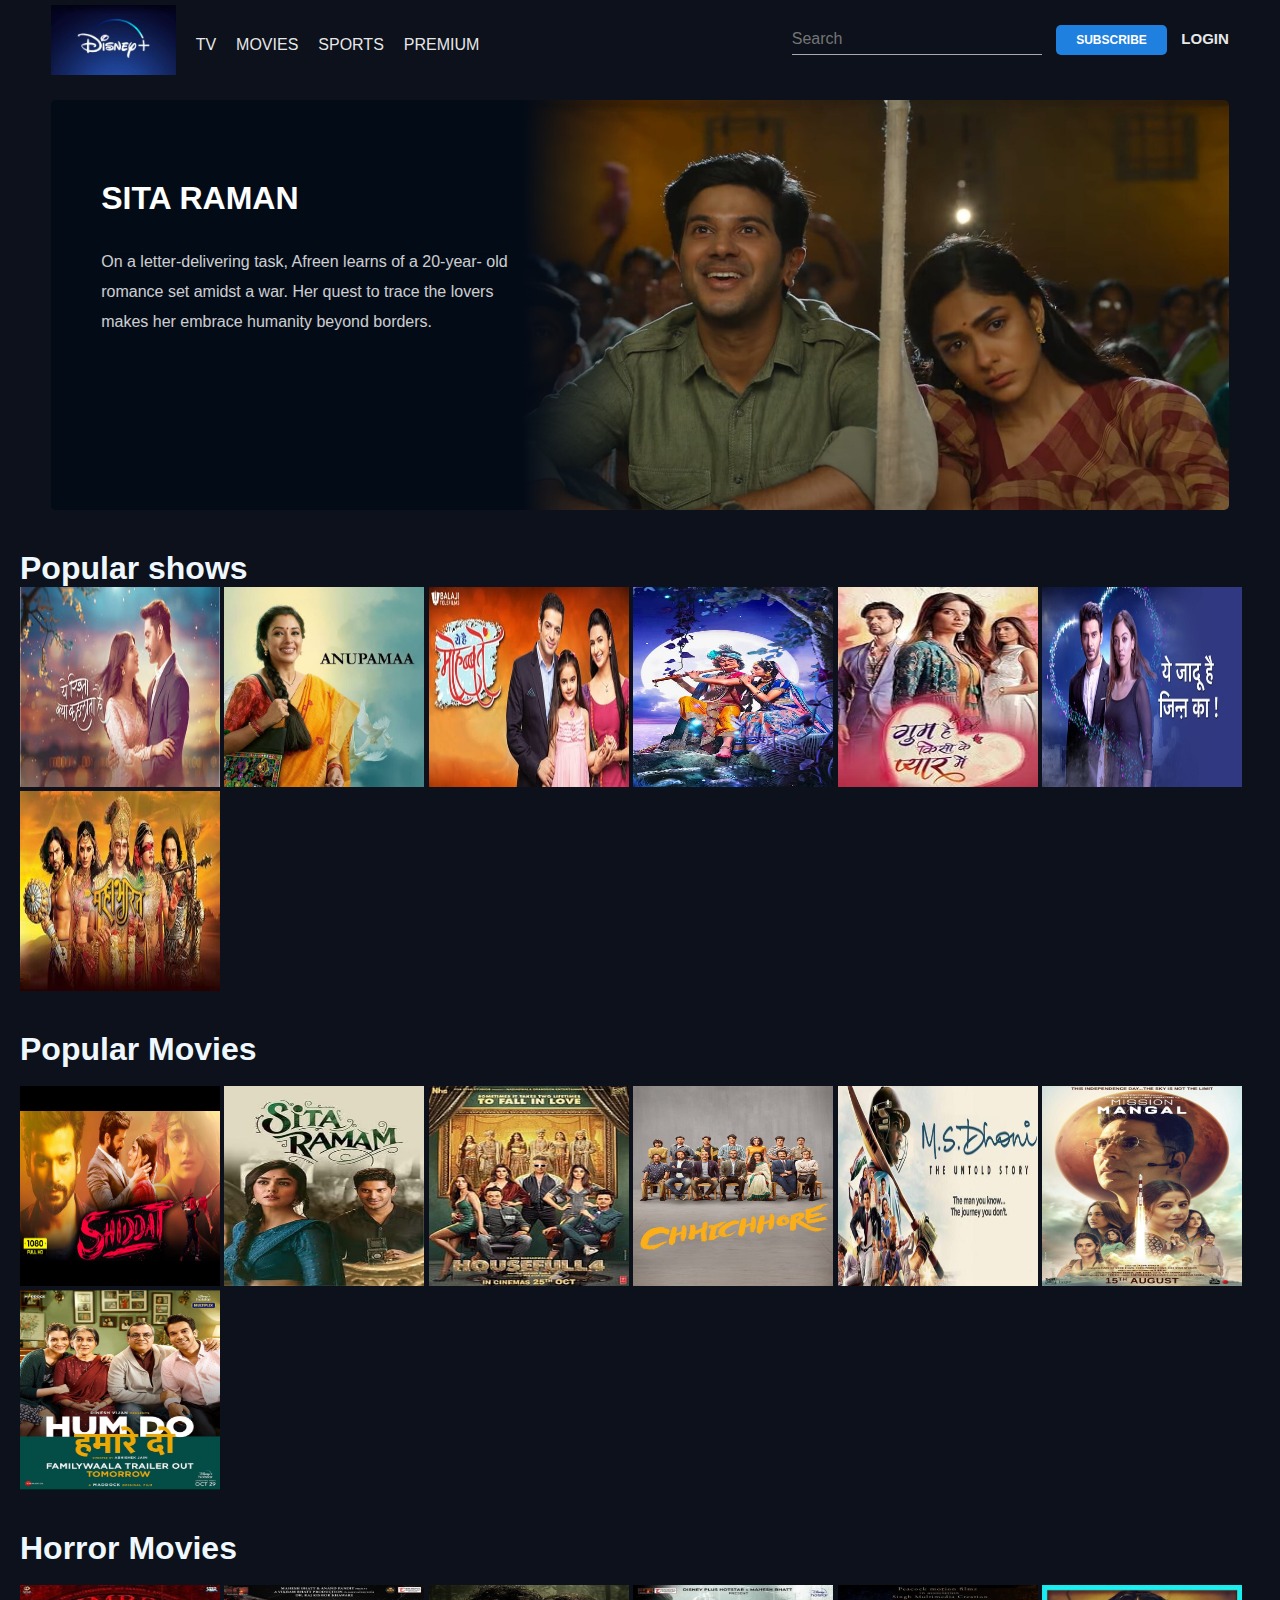
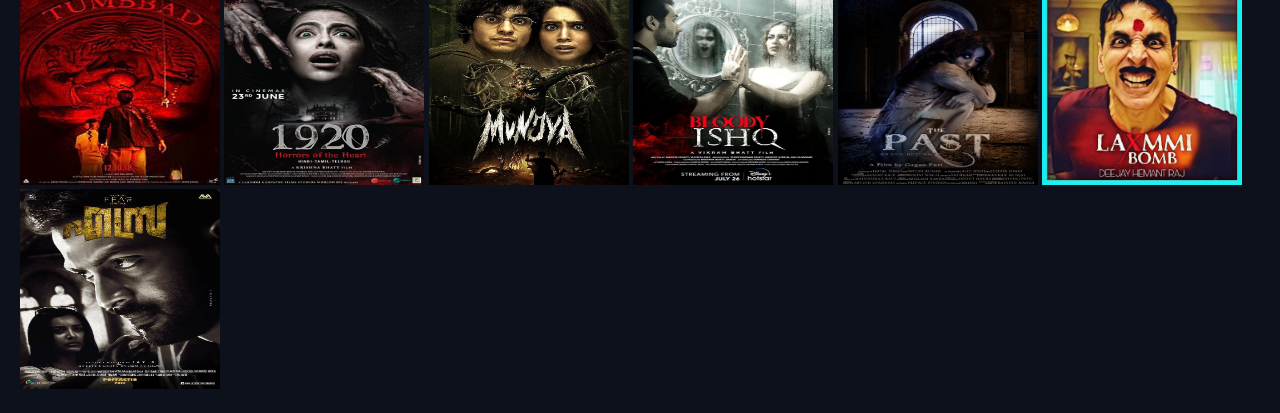
<file: hotstarclone.html>
<!DOCTYPE html>
<html lang="en">
<head>
    <meta charset="UTF-8">
    <meta http-equiv="X-UA-Compatible" content="IE-edge">
    <meta name="viewport" content="width=device-width, initial-scale=1.0" />
    <title>hotstar page</title>
    

    <style>
        * {
    margin: 0;
    padding: 0;
    box-sizing: border-box;
}

body {
   width: 100%;
   font-family: roboto,sans-serif;
   background: #0c111b;
   position: relative;
}

.navbar {
width: 100%;
position: fixed;
height: 80px;
top: 0;
left: 0;
background: #0c111b;
padding: 0 4%;
display: flex;
align-items: center;
z-index: 9;
}

.brand-logo{
    height: 70px;
}

.nav-links{
    margin-top: 10px;
    list-style: none;
    display: flex;
}

.nav-items a{
    text-decoration: none;
    margin-left: 20px;
    text-transform: capitalize;
    color: #fff;
    opacity: 0.9;
}

.right-container{
    margin-left: auto;
    display: block;
}

.search-box{
    background: transparent;
    outline: none;
    border: none;
    border-bottom: 1px solid #aaa;
    color: #fff;
    height: 30px;
    width: 250px;
    text-transform: capitalize;
    font-size: 16px;
    font-weight: 500;
    transition: 0.5s;
}

.search-box:focus{
    width: 400px;
    border-color: #1f80e0;
}

.sub-btn{
    background: #1f80e0;
    height: 30px;
    color: #fff;
    padding: 0 20px;
    border-radius: 5px;
    border: none;
    outline: none;
    text-transform: uppercase;
    font-weight: 700;
    font-size: 12px;
    margin: 0 10px;
}

.login-link{
    opacity: 0.9;
    color: #fff;
    text-transform: uppercase;
    font-weight: 700;
    font-size: 15px;
    text-decoration: none;
}

.caraousel-container {
    width: 100%;
    position: relative;
    height: 450px;
    overflow-x: hidden;
    padding: 20px 0;
    margin-top: 80px;
}

.caraousel {
    display: flex;
    width: 92%;
    height: 100%;
    position: relative;
    margin: auto;
}

.slider {
    flex: 0 0 auto;
    position: relative;
    margin-right: 30px;
    background: rgba(0, 0, 0, 0.5);
    border-radius: 5px;
    height: 100%;
    width: 100%;
    left: 0;
    transition: 1s;
    overflow: hidden;
}

.slider img {
    width: 70%;
    min-height: 100%;
    object-fit: cover;
    display: block; 
    margin-left: auto;
}

.slide-content {
    position: absolute;
    width: 50%;
    height: 100%;
    z-index: 2;
    background: linear-gradient(to right, #030b17 80%, #0c111b00);
    color: #fff;
}

.movie-title{
    padding-left: 50px;
    text-transform: capitalize;
    margin-top: 80px;
}

.movie-description{
    width: 80%;
    line-height: 30px;
    padding-left: 50px;
    margin-top: 30px;
    opacity: 0.8;
}
    </style>
</head>
<body>
  <nav class="navbar">
    <img src="logo.jpg" class="brand-logo" alt=""/>
    <ul class="nav-links">
        <li class="nav-items"><a href="#">TV</a></li>
        <li class="nav-items"><a href="#">MOVIES</a></li>
        <li class="nav-items"><a href="#">SPORTS</a></li>
        <li class="nav-items"><a href="#">PREMIUM</a></li>
    </ul>
    <div class="right-container">
        <input type="text" class="search-box" placeholder="search" />
        <button class="sub-btn">subscribe</button>
        <a href="#" class="login-link">Login</a>
    </div>
  </nav>

  <div class="caraousel-container">
    <div class="caraousel">
        <div class="slider">
            <div class="slide-content">
                <h1 class="movie-title">SITA RAMAN</h1>
                <p class="movie-description">
                 On a letter-delivering task, Afreen learns of a 20-year- old romance set amidst a war. Her quest to trace the lovers makes her embrace humanity beyond borders.
                </p>
            </div>
            <img src="slide.jpg"  alt="" />
        </div>

    </div>
</div>
<header>
<h1>Popular shows</h1>
<img src="yrkkh.jpg" width="200px" height="200px" alt="">
<img src="anupma.jpg" width="200px" height="200px" alt="">
<img src="yhm.jpg" width="200px" height="200px" alt="">
<img src="radha krishan.jpg" width="200px" height="200px" alt="">
<img src="ghkkpm.jpg" width="200px" height="200px" alt="">
<img src="yjhjk.jpg" width="200px" height="200px" alt="">
<img src="mahabharat.jpg" width="200px" height="200px" alt="">


<style>
    header {
        color: aliceblue;
        padding: 20px;
    }
    
    
</style><br><br><br>
<h1>Popular Movies</h1><br>
<img src="shiddat.jpg" width="200px" height="200px" alt="">
<img src="sita ramam.jpg" width="200px" height="200px" alt="">
<img src="houseful.jpg" width="200px" height="200px" alt="">
<img src="chicchore.jpg" width="200px" height="200px" alt="">
<img src="ms dhoni.jpg" width="200px" height="200px" alt="">
<img src="mission mangal.jpg" width="200px" height="200px" alt="">
<img src="hdhd.jpg" width="200px" height="200px" alt=""><br><br><br>

<h1>Horror Movies </h1><br>
<img src="tumbad.jpg" width="200px" height="200px" alt="">
<img src="london.jpg" width="200px" height="200px" alt="">
<img src="munjya.jpg" width="200px" height="200px" alt="">
<img src="ishq.jpg" width="200px" height="200px" alt="">
<img src="past.jpg" width="200px" height="200px" alt="">
<img src="laxmi.jpg" width="200px" height="200px" alt="">
<img src="telugu.jpg" width="200px" height="200px" alt="">
</header>
</body>
</html>
</file>
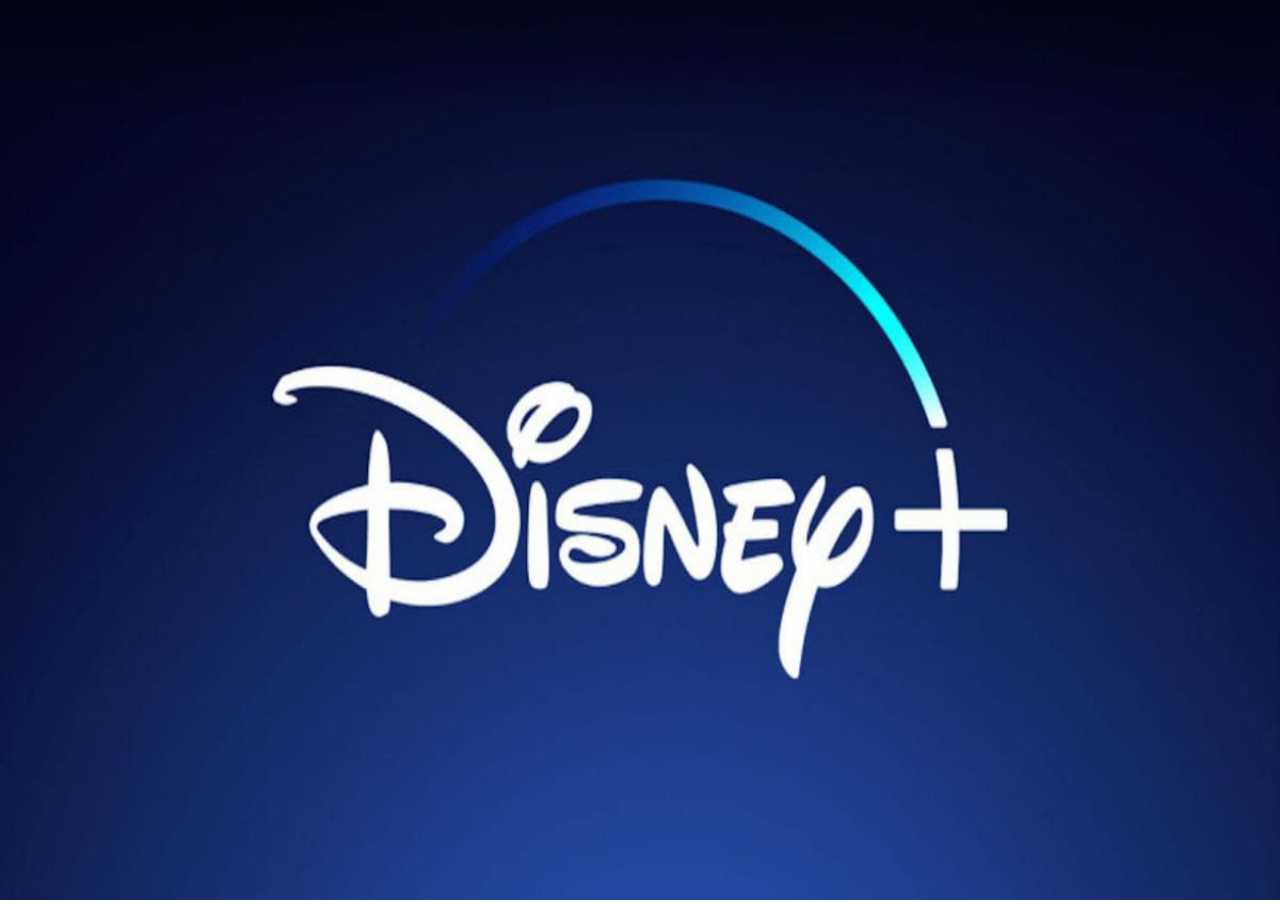
<file: hotstaropen.html>
<!DOCTYPE html>
<html lang="en">
    <head>
        <meta charset="UTF-8">
        <meta name="viewport" content="width=device-width,initial-scale=1.0">
        <title>Disney+ Clone</title>

    </head>
    <body>
        <style>
            body {
                background-image: url(logo.jpg);
                margin: 0;
                height: 100%;
                background-repeat: no-repeat;
                background-size: 100% 100%;
                background-position: center;
                height: 100vh;
            }
        </style>
        <a href="hotstarclone.html" target="_blank"><img src="logo.jpg" width="100% 100%" height="100% 100%" alt="image is not available"></a>

    </body>
</html>
</file>
